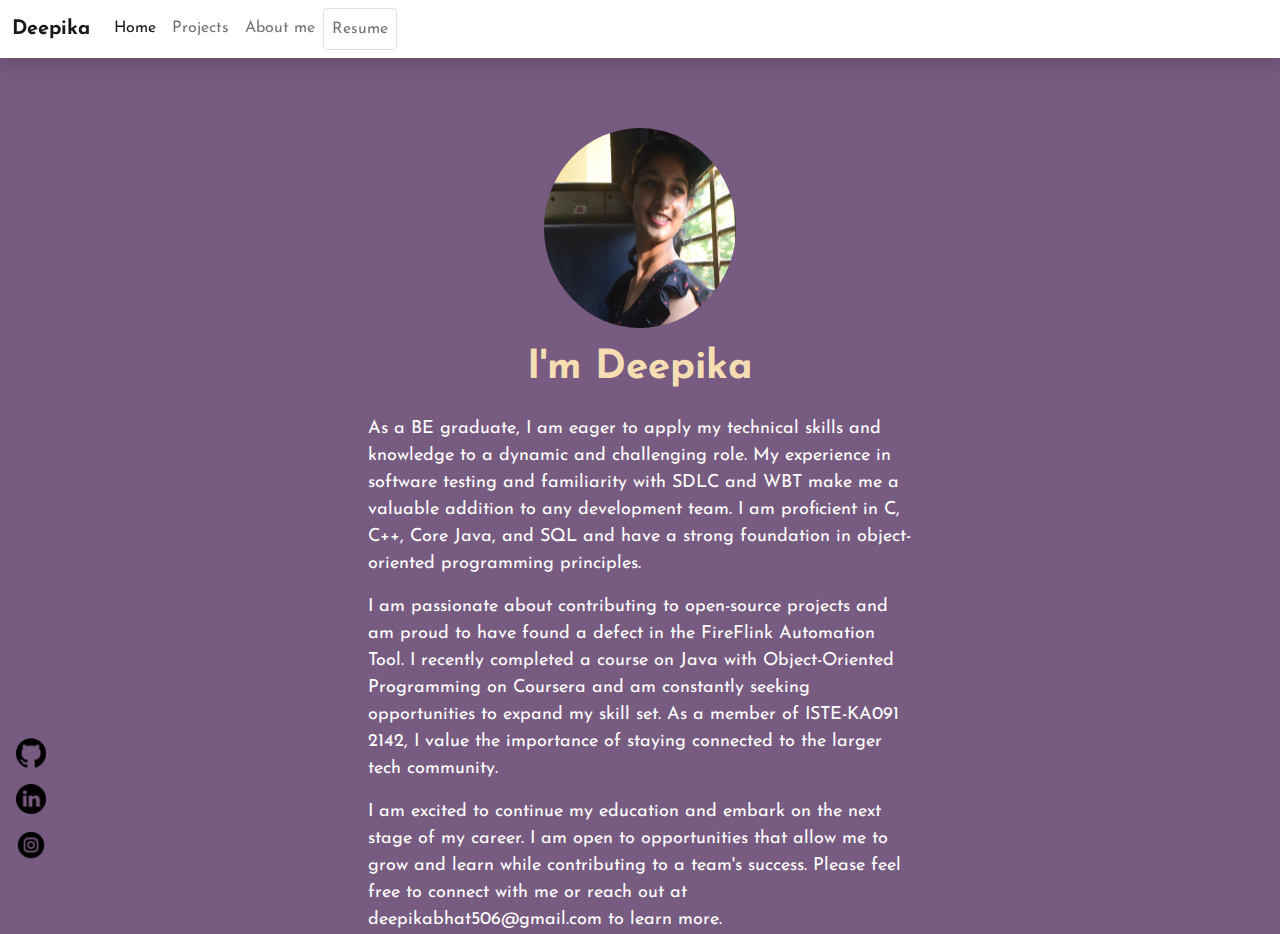
<file: about.html>
<!DOCTYPE html>
<html lang="en">

<head>
    <meta charset="UTF-8">
    <meta http-equiv="X-UA-Compatible" content="IE=edge">
    <meta name="viewport" content="width=device-width, initial-scale=1.0">
    <title>About</title>
    <link rel="shortcut icon" class="fav" href="./images/AD.svg" type="image/x-icon">
    <link rel="stylesheet" href="https://cdnjs.cloudflare.com/ajax/libs/animate.css/4.1.1/animate.min.css" />

    <link rel="stylesheet" href="css/bootstrap.css">
    <link rel="stylesheet" href="css/main.css">
    <script src="js/bootstrap.js"></script>
    <link rel="preconnect" href="https://fonts.googleapis.com">
    <link rel="preconnect" href="https://fonts.gstatic.com" crossorigin>
    <link href="https://fonts.googleapis.com/css2?family=Josefin+Sans&display=swap" rel="stylesheet">
    <!-- Add icon library -->
    <link rel="stylesheet" href="https://cdnjs.cloudflare.com/ajax/libs/font-awesome/4.7.0/css/font-awesome.min.css">
</head>

<body style="font-family: 'Josefin Sans', sans-serif;">
    <div class="navigation ">
        <nav class="navbar shadow bg-body navbar-expand-md navbar-light bg-light">
            <div class="container-fluid">
                <a class="navbar-brand" href="index.html"><strong>Deepika</strong></a>
                <button class="navbar-toggler" type="button" data-bs-toggle="collapse" data-bs-target="#navbarNav"
                    aria-controls="navbarNav" aria-expanded="false" aria-label="Toggle navigation">
                    <span class="menu-img"><img src="images/menu.png" alt=""></span>
                </button>
                <div class="collapse navbar-collapse" id="navbarNav">
                    <ul class="navbar-nav">
                        <li class="nav-item">
                            <a class="nav-link active" aria-current="page" href="index.html">Home</a>
                        </li>

                        <li class="nav-item">
                            <a class="nav-link" href="projects.html">Projects</a>
                        </li>

                        <li class="nav-item">
                            <a class="nav-link" href="about.html">About me</a>
                        </li>
                        <li class="nav-item">
                            <a class="nav-link btn border"
                                href="https://drive.google.com/file/d/155USd5XE_2pN1uiuAfDa8mNG76a_7Q4W/view?usp=share_link">Resume</a>
                        </li>
                    </ul>
                </div>
            </div>
        </nav>
    </div>

    <section class="about-main animate__fadeIn animate__animated">
        <div class="img-holder">
            <img src="images/about-img.jpg" alt="image">
        </div>
        <div class="text-holder">
            <h1>I'm Deepika</h1>
            <div class="bio-text">
                <p>As a BE graduate, I am eager to apply my technical skills and knowledge to a dynamic and challenging role. My experience
                in software testing and familiarity with SDLC and WBT make me a valuable addition to any development team. I am
                proficient in C, C++, Core Java, and SQL and have a strong foundation in object-oriented programming principles.</p>

                <p>I am passionate about contributing to open-source projects and am proud to have found a defect in the FireFlink
                Automation Tool. I recently completed a course on Java with Object-Oriented Programming on Coursera and am constantly
                seeking opportunities to expand my skill set. As a member of ISTE-KA091 2142, I value the importance of staying
                connected to the larger tech community.
                </p>
                <p>I am excited to continue my education and embark on the next stage of my career. I am open to opportunities that allow
                me to grow and learn while contributing to a team's success. Please feel free to connect with me or reach out at
                deepikabhat506@gmail.com to learn more.</p>
            </div>
        </div>
        <div class="social">
            <div class="social-icons">
                <a href="https://github.com/DeepikaYBhat"><img src="images/github.png" alt="image"></a>
                <!-- Linkedin -->
                <a href="https://www.linkedin.com/in/deepika-y-bhat-9a4164221/"><img src="images/linkedin.png"
                        alt="image"></a>
                <!-- Instagram -->
                <a href="https://www.instagram.com/deepika.bhat__/"><img src="images/instagram.png" alt="image"></a>

            </div>
        </div>
    </section>
</body>

</html>
</file>
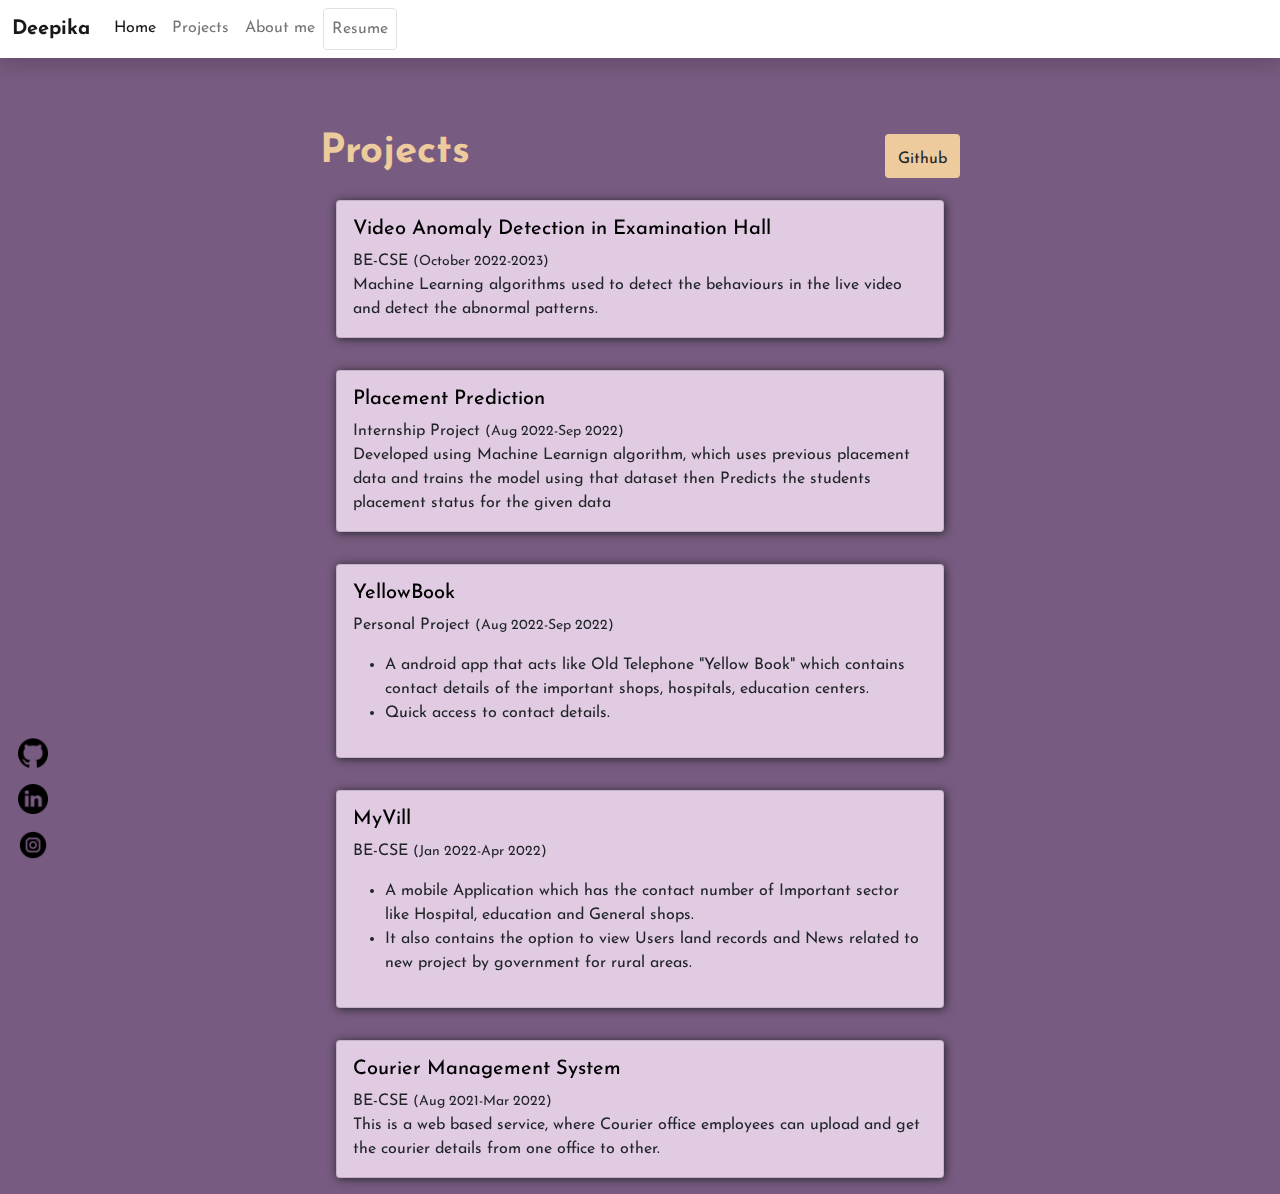
<file: projects.html>
<!DOCTYPE html>
<html lang="en">

<head>
    <meta charset="UTF-8">
    <meta http-equiv="X-UA-Compatible" content="IE=edge">
    <meta name="viewport" content="width=device-width, initial-scale=1.0">
    <title>Projects</title>
    <link rel="shortcut icon" class="fav" href="./images/AD.svg" type="image/x-icon">
    <link rel="stylesheet" href="https://cdnjs.cloudflare.com/ajax/libs/animate.css/4.1.1/animate.min.css" />

    <link rel="stylesheet" href="css/bootstrap.css">
    <link rel="stylesheet" href="css/main.css">
    <script src="js/bootstrap.js"></script>
    <link rel="preconnect" href="https://fonts.googleapis.com">
    <link rel="preconnect" href="https://fonts.gstatic.com" crossorigin>
    <link href="https://fonts.googleapis.com/css2?family=Josefin+Sans&display=swap" rel="stylesheet">
    <!-- Add icon library -->
    <link rel="stylesheet" href="https://cdnjs.cloudflare.com/ajax/libs/font-awesome/4.7.0/css/font-awesome.min.css">
</head>

<body style="font-family: 'Josefin Sans', sans-serif;">
    <div class="navigation ">
        <nav class="navbar shadow bg-body navbar-expand-md navbar-light bg-light">
            <div class="container-fluid">
                <a class="navbar-brand" href="index.html"><strong>Deepika</strong></a>
                <button class="navbar-toggler" type="button" data-bs-toggle="collapse" data-bs-target="#navbarNav"
                    aria-controls="navbarNav" aria-expanded="false" aria-label="Toggle navigation">
                    <span class="menu-img"><img src="images/menu.png" alt=""></span>
                </button>
                <div class="collapse navbar-collapse" id="navbarNav">
                    <ul class="navbar-nav">
                        <li class="nav-item">
                            <a class="nav-link active" aria-current="page" href="index.html">Home</a>
                        </li>
                        <li class="nav-item">
                            <a class="nav-link" href="projects.html">Projects</a>
                        </li>
                        <li class="nav-item">
                            <a class="nav-link" href="about.html">About me</a>
                        </li>
                        <li class="nav-item">
                            <a class="nav-link btn border"
                                href="https://drive.google.com/file/d/19KZ2SmRJCkYGRRqDJIo-QwHMaKqtOFIl/view?usp=sharing">Resume</a>
                        </li>
                    </ul>
                </div>
            </div>
        </nav>
    </div>

    <section class="main animate__fadeIn animate__animated">
        <div class="top">
            <h1>Projects</h1>
            <a href="https://github.com/DeepikaYBhat" class="btn">Github</a>
        </div>
        <div class="row">
            <div class="col-sm-6">
                <div class="card">
                    <div class="card-body">
                        <a href="#">
                            <h5 class="card-title">Video Anomaly Detection in Examination Hall</h5>
                        </a>
                        <span class="company">BE-CSE</span>
                        <span class="time">(October 2022-2023)</span>
                        <p class="card-text">Machine Learning algorithms used to detect the behaviours in the live video
                            and detect the abnormal patterns.</p>
                    </div>
                </div>
            </div>
        </div>
        <div class="row">
            <div class="col-sm-6">
                <div class="card">
                    <div class="card-body">
                        <a href="https://www.kaggle.com/code/aneeeesh/cyber-attack-prediction">
                            <h5 class="card-title">Placement Prediction</h5>
                        </a>
                        <span class="company">Internship Project</span>
                        <span class="time">(Aug 2022-Sep 2022)</span>
                        <p class="card-text">
                            Developed using Machine Learnign algorithm, which uses previous placement data
                            and trains the model using that dataset then Predicts the students placement status for the given data
                        </p>
                    </div>
                </div>
            </div>
        </div>
        <div class="row">
            <div class="col-sm-6">
                <div class="card">
                    <div class="card-body">
                        <a href="https://github.com/imAneeesh/YellowBook">
                            <h5 class="card-title">YellowBook</h5>
                        </a> <span class="company">Personal Project</span>
                        <span class="time">(Aug 2022-Sep 2022)</span>
                        <p class="card-text">
                        <ul>
                            <li>A android app that acts like Old Telephone "Yellow Book" which contains contact details
                                of the important shops, hospitals, education centers.</li>
                            <li>Quick access to contact details.</li>
                        </ul>
                        </p>
                    </div>
                </div>
            </div>
        </div>

        <div class="row">
            <div class="col-sm-6">
                <div class="card">
                    <div class="card-body">
                        <a href="https://github.com/imAneeesh/MyVill">
                            <h5 class="card-title">MyVill</h5>
                        </a> <span class="company">BE-CSE</span>
                        <span class="time">(Jan 2022-Apr 2022)</span>
                        <p class="card-text">
                        <ul>
                            <li>A mobile Application which has the contact number of Important sector like Hospital,
                                education and General shops.</li>
                            <li>It also contains the option to view Users land records and News related to new project
                                by government for rural areas.</li>
                        </ul>
                        </p>
                    </div>
                </div>
            </div>
        </div>
        <div class="row">
            <div class="col-sm-6">
                <div class="card">
                    <div class="card-body">
                        <a href="https://github.com/imAneeesh/QuickVehicle-ComplaintSystem">
                            <h5 class="card-title">Courier Management System</h5>
                        </a> <span class="company">BE-CSE</span>
                        <span class="time">(Aug 2021-Mar 2022)</span>
                        <p class="card-text">This is a web based service, where Courier office employees can upload and get the courier details from one office to other.</p>
                    </div>
                </div>
            </div>
        </div>
        <div class="social">
            <div class="social-icons">
                            <a href="https://github.com/DeepikaYBhat"><img src="images/github.png" alt="image"></a>
                            <!-- Linkedin -->
                            <a href="https://www.linkedin.com/in/deepika-y-bhat-9a4164221/"><img src="images/linkedin.png" alt="image"></a>
                            <!-- Instagram -->
                            <a href="https://www.instagram.com/deepika.bhat__/"><img src="images/instagram.png" alt="image"></a>
   
            </div>
        </div>
    </section>
</body>

</html>
</file>
<file: css/main.css>
body {
  background: #785B80;
  width: 100vw;
  height: 100vh;
}

.navbar {
  z-index: 999;
  top: 0;
  position: fixed;
  width: 100vw;
}
.navbar span img {
  width: 25px;
  height: 25px;
}
.navbar .navbar-nav {
  position: relative;
}

.main-content {
  background: url(../images/android2.svg) center/cover no-repeat;
  margin-top: 0;
  height: 100vh;
}
@media screen and (min-width: 990px) {
  .main-content {
    background: url(../images/desktop.svg) center/cover no-repeat;
  }
}
.main-content .card-holder {
  width: 60%;
  height: 60%;
  margin-top: 10rem;
  position: absolute;
  margin-left: 5rem;
}
.main-content img {
  width: 50%;
  border-radius: 50%;
  margin: 0 auto;
  box-shadow: 0 0 10px rgba(0, 0, 0, 0.2);
  filter: drop-shadow(1px 1px 1px);
}
.main-content .card {
  margin: 0rem 52%;
  background: #E1CBE2;
  width: 300px;
  height: 400px;
  border-radius: 0;
  padding-top: 3rem;
  padding-bottom: 0;
  padding-left: 0;
  padding-right: 0;
  text-align: center;
  border: 0;
  filter: drop-shadow(1px 1px 5px);
}
.main-content .card h2 {
  font-weight: bold;
}
.main-content .card p {
  font-size: 20px;
}
.main-content .card .card-footer {
  background: white;
  left: 0;
  right: 0;
  height: 50px;
  bottom: 0;
}
.main-content .card .card-footer img {
  width: 20px;
}
.main-content .line {
  margin-top: 1rem;
  margin-bottom: 1rem;
  display: block;
  margin-left: auto;
  margin-right: auto;
  background: grey;
  height: 1px;
  width: 20%;
}
.main-content .row .text-holder {
  width: 90%;
  height: 30%;
  position: absolute;
  padding-top: 1rem;
  margin: 50rem 0rem;
  text-align: center;
}
.main-content .row .text-holder h2,
.main-content .row .text-holder h5 {
  color: white;
  font-weight: bold;
}
.main-content .row .text-holder h2 {
  padding-top: 0.5rem;
  font-size: 40px;
  width: auto;
}
.main-content .row .text-holder h5 {
  font-size: 20px;
}
.main-content .row .text-holder .row {
  margin: 1rem 0.1rem;
}
.main-content .row .text-holder .row p {
  color: white;
}
.main-content .row .text-holder .row p {
  padding-top: 1rem;
  font-size: 17px;
}
.main-content .row .text-holder .row .btn {
  margin-left: 1rem;
}
.main-content .row .text-holder .row a {
  color: black;
  background: #EDCB9D;
}
@media screen and (min-width: 570px) {
  .main-content .card-holder {
    margin: 10rem 6rem;
  }
}
@media screen and (min-width: 660px) {
  .main-content .card-holder {
    margin: 10rem 7rem;
  }
}
@media screen and (min-width: 820px) {
  .main-content .card-holder {
    margin: 10rem 9rem;
  }
}
@media screen and (min-width: 990px) {
  .main-content .card-holder {
    margin: 10rem 7rem;
  }
  .main-content .card-holder .card {
    width: 300px;
  }
  .main-content .row .text-holder {
    width: 400px;
    margin-top: 25rem;
    margin-left: 25%;
  }
  .main-content .row .text-holder h2,
  .main-content .row .text-holder h5 {
    color: black;
  }
  .main-content .row .text-holder .row p {
    color: black;
  }
}
@media screen and (min-width: 990px) {
  .main-content .card-holder {
    margin: 10rem 9rem;
  }
  .main-content .card-holder .card {
    width: 300px;
  }
  .main-content .row .text-holder {
    width: 400px;
    margin-top: 25rem;
    margin-left: 25%;
  }
  .main-content .row .text-holder h2 {
    font-size: 60px;
  }
  .main-content .row .text-holder h5 {
    font-size: 25px;
  }
  .main-content .row .text-holder h2,
  .main-content .row .text-holder h5 {
    color: black;
  }
  .main-content .row .text-holder .row p {
    color: black;
  }
}
@media screen and (min-width: 1250px) {
  .main-content .card-holder {
    margin: 10rem 8rem;
  }
  .main-content .card-holder .card {
    width: 350px;
    height: 500px;
  }
  .main-content .row .text-holder {
    width: 500px;
    margin-top: 25rem;
    margin-left: 25%;
  }
  .main-content .row .text-holder h2,
  .main-content .row .text-holder h5 {
    color: black;
  }
  .main-content .row .text-holder h2 {
    font-size: 80px;
  }
  .main-content .row .text-holder h5 {
    font-size: 30px;
  }
  .main-content .row .text-holder .row p {
    color: black;
    font-size: 20px;
  }
}
@media screen and (min-width: 1620px) {
  .main-content .card-holder {
    margin: 10rem 13rem;
  }
  .main-content .card-holder .card {
    width: 350px;
    height: 500px;
  }
  .main-content .row .text-holder {
    width: 700px;
    margin-top: 25rem;
    margin-left: 25%;
  }
}

.main {
  position: absolute;
  margin: 20% 5%;
  padding-top: 5%;
  align-items: center;
  justify-content: center;
  text-align: center;
}
.main .top {
  display: flex;
  align-items: center;
  justify-content: center;
  text-align: center;
  justify-content: space-between;
}
.main .top h1 {
  font-weight: bold;
  color: #EDCB9D;
}
.main .top a {
  background: #EDCB9D;
  padding-top: 0.7rem;
}
.main .row {
  align-items: center;
  text-align: left;
  margin: 0;
  padding: 1rem;
}
.main .row .col-sm-6 {
  width: 100%;
  padding: 0;
  margin: 0;
}
.main .row .col-sm-6 .card {
  filter: drop-shadow(1px 1px 5px);
  background: #E1CBE2;
  margin: 0;
  width: 100%;
  padding: 0;
}
.main .row .col-sm-6 .card a {
  color: black;
  text-decoration: none;
}
.main .row .col-sm-6 .card a:hover {
  color: #785B80;
}
.main .row .col-sm-6 .card .company {
  align-items: center;
  justify-content: center;
  text-align: center;
}
.main .row .col-sm-6 .card .company img {
  width: 30px;
  height: auto;
  border-radius: 50%;
}
.main .row .col-sm-6 .card .time {
  font-size: 14px;
  padding: 1rem 0;
  margin: 0;
  right: 0;
}

@media screen and (min-width: 628px) {
  .main {
    width: 50%;
    margin: 5% 25%;
  }
}
.about-main {
  background: #785B80;
  display: block;
  padding-top: 20%;
  width: 100vw;
  position: relative;
}
.about-main .text-holder {
  text-align: center;
  padding: 0 3rem;
}
.about-main .text-holder .bio-text p {
  text-align: start;
  padding-top: 0.1rem;
}
.about-main .img-holder {
  display: block;
  margin-left: auto;
  margin-right: auto;
  width: 50%;
}
.about-main .img-holder img {
  border-radius: 50%;
  display: block;
  margin-left: auto;
  margin-right: auto;
  width: 80%;
  height: 200px;
}
.about-main h1 {
  padding: 1rem;
  color: wheat;
  font-weight: bold;
}
.about-main .bio-text p {
  padding: 1rem;
  color: white;
  font-size: 18px;
}

@media screen and (min-width: 1140px) {
  .about-main {
    padding-top: 10%;
    height: 100vh;
  }
  .about-main .text-holder .bio-text p {
    padding: 0 20rem;
  }
  .about-main .img-holder {
    display: block;
    margin-left: auto;
    margin-right: auto;
    width: 30%;
  }
  .about-main .img-holder img {
    display: block;
    margin-left: auto;
    margin-right: auto;
    width: 50%;
  }
}
.social {
  width: 50px;
  z-index: 999;
  position: fixed;
  bottom: 0;
  left: 0;
  right: 0;
  padding-bottom: 2rem;
  padding-left: 1rem;
}
.social .social-icons {
  display: flex;
  flex-direction: column;
}
.social .social-icons img {
  width: 30px;
  color: black;
  padding: 0.5rem 0;
}
.social .social-icons img:hover {
  width: 35px;
}

.my-cards .my-col {
  margin: 1rem 3rem;
}/*# sourceMappingURL=main.css.map */
</file>
